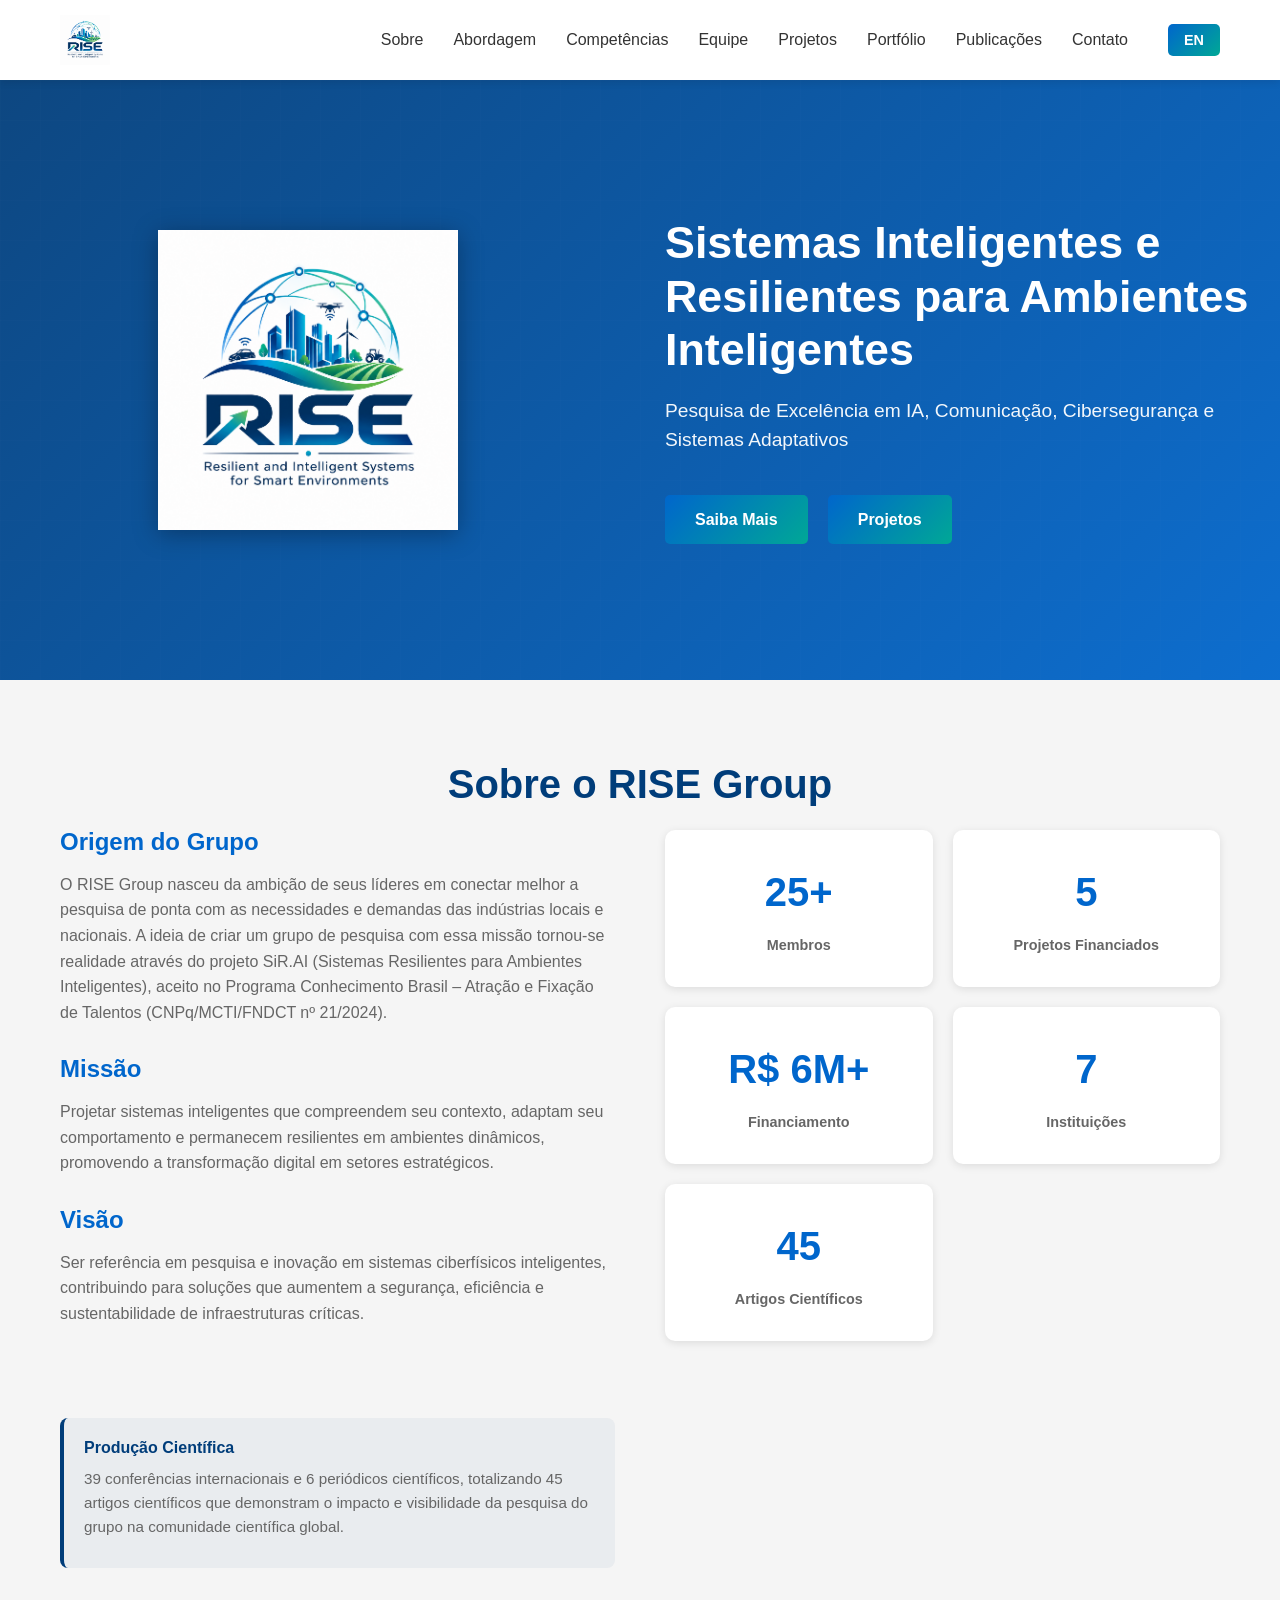
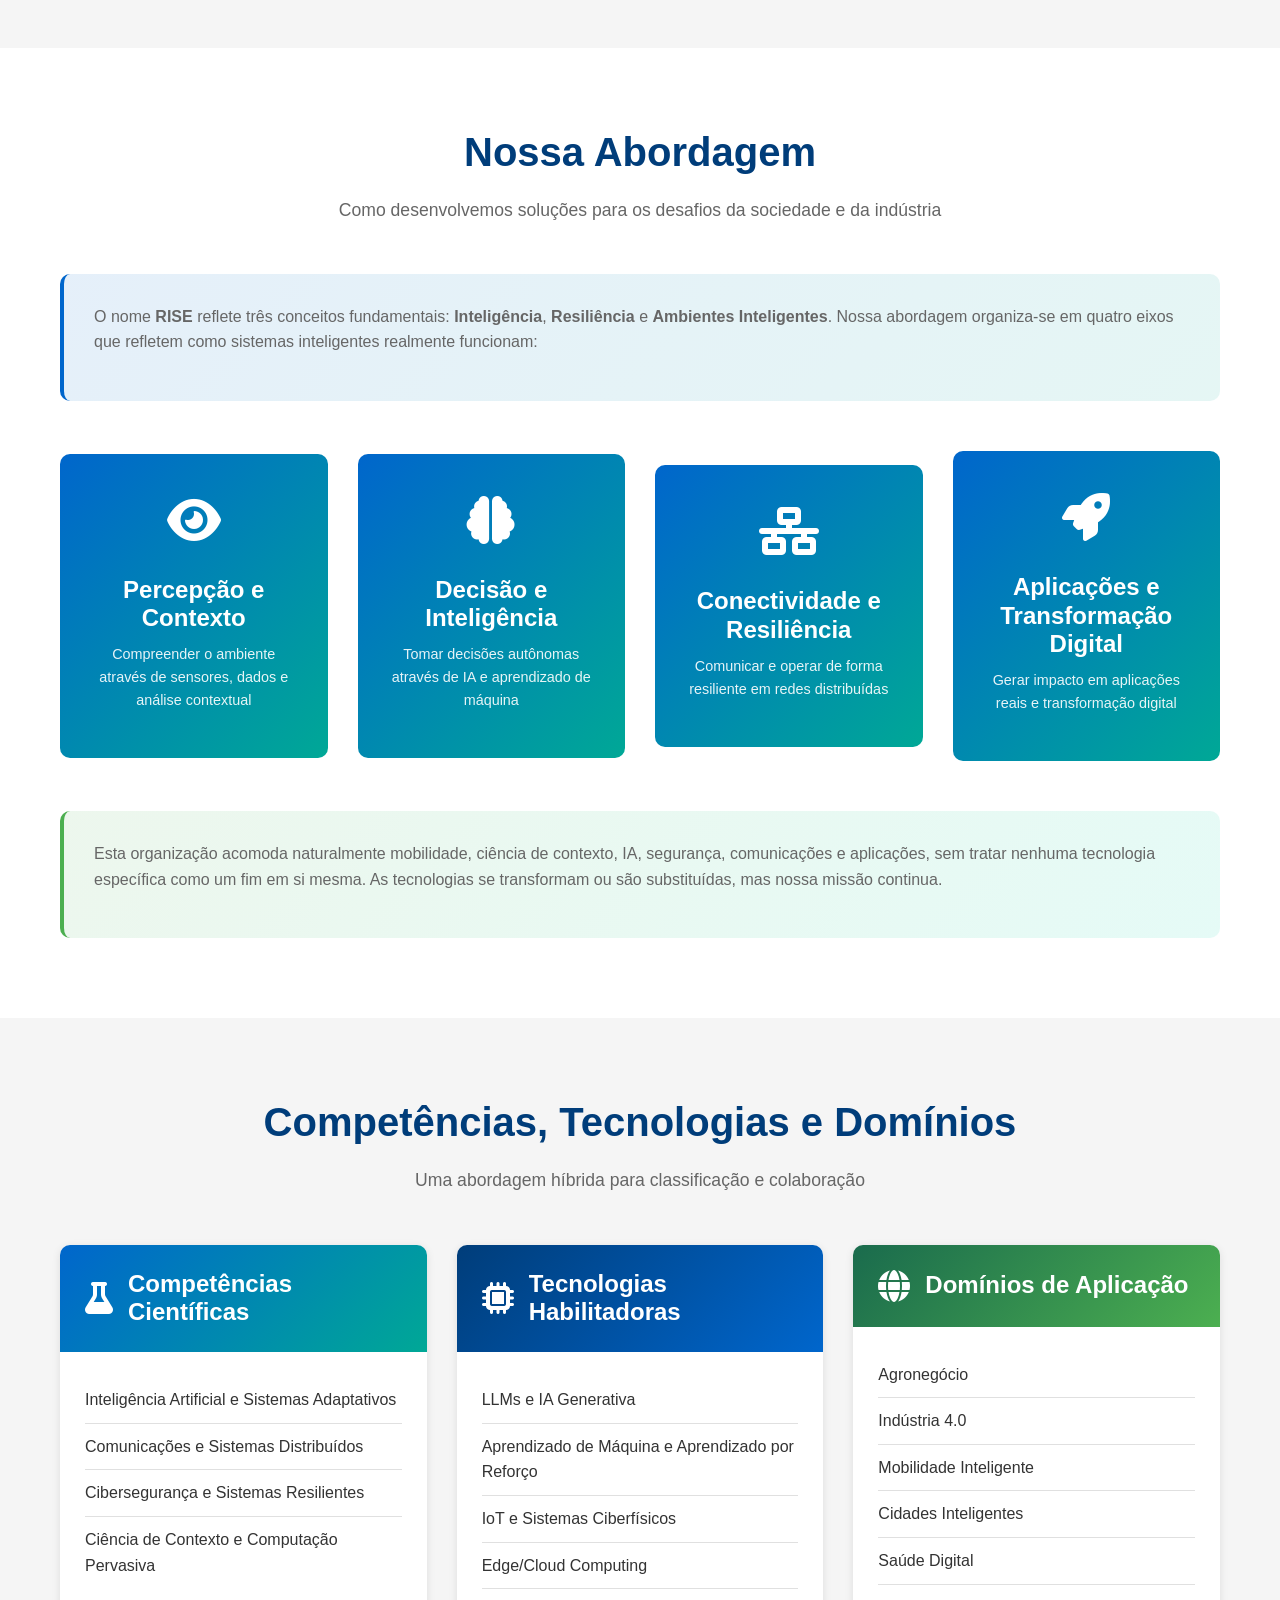
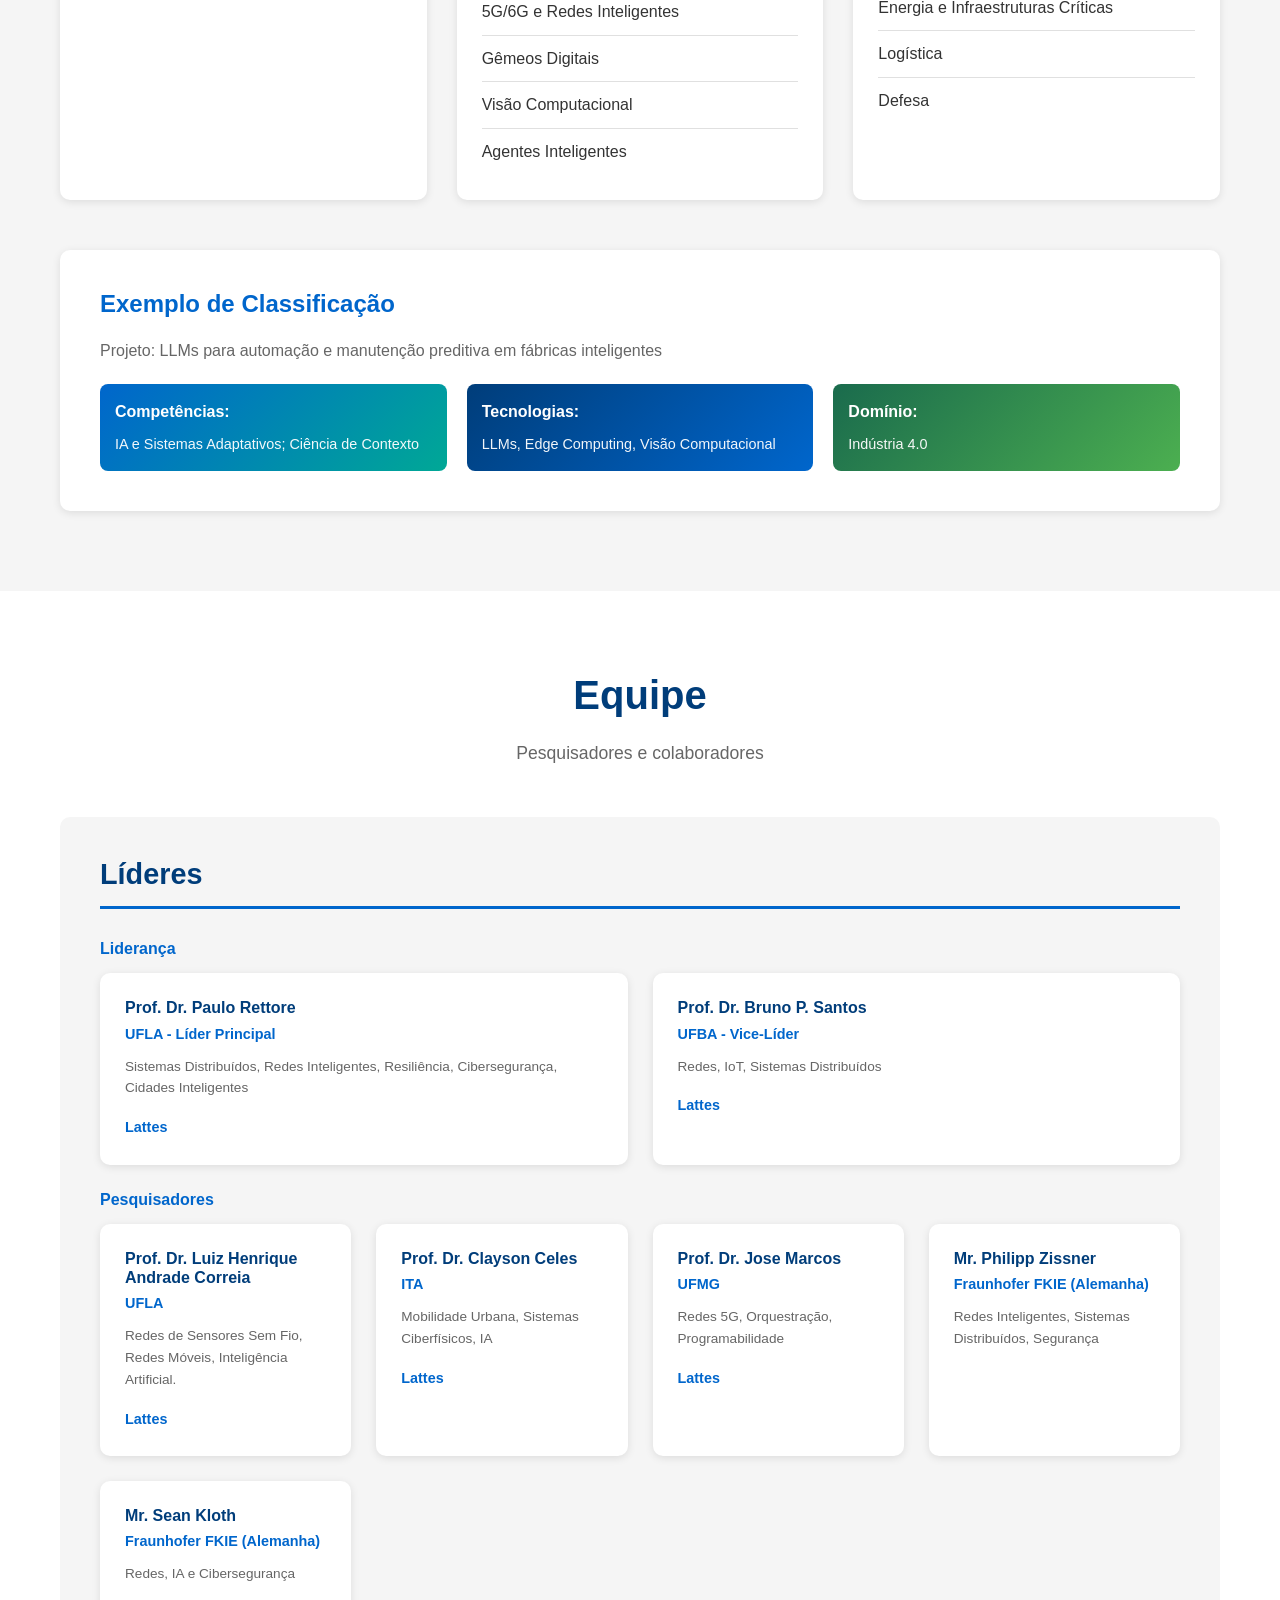
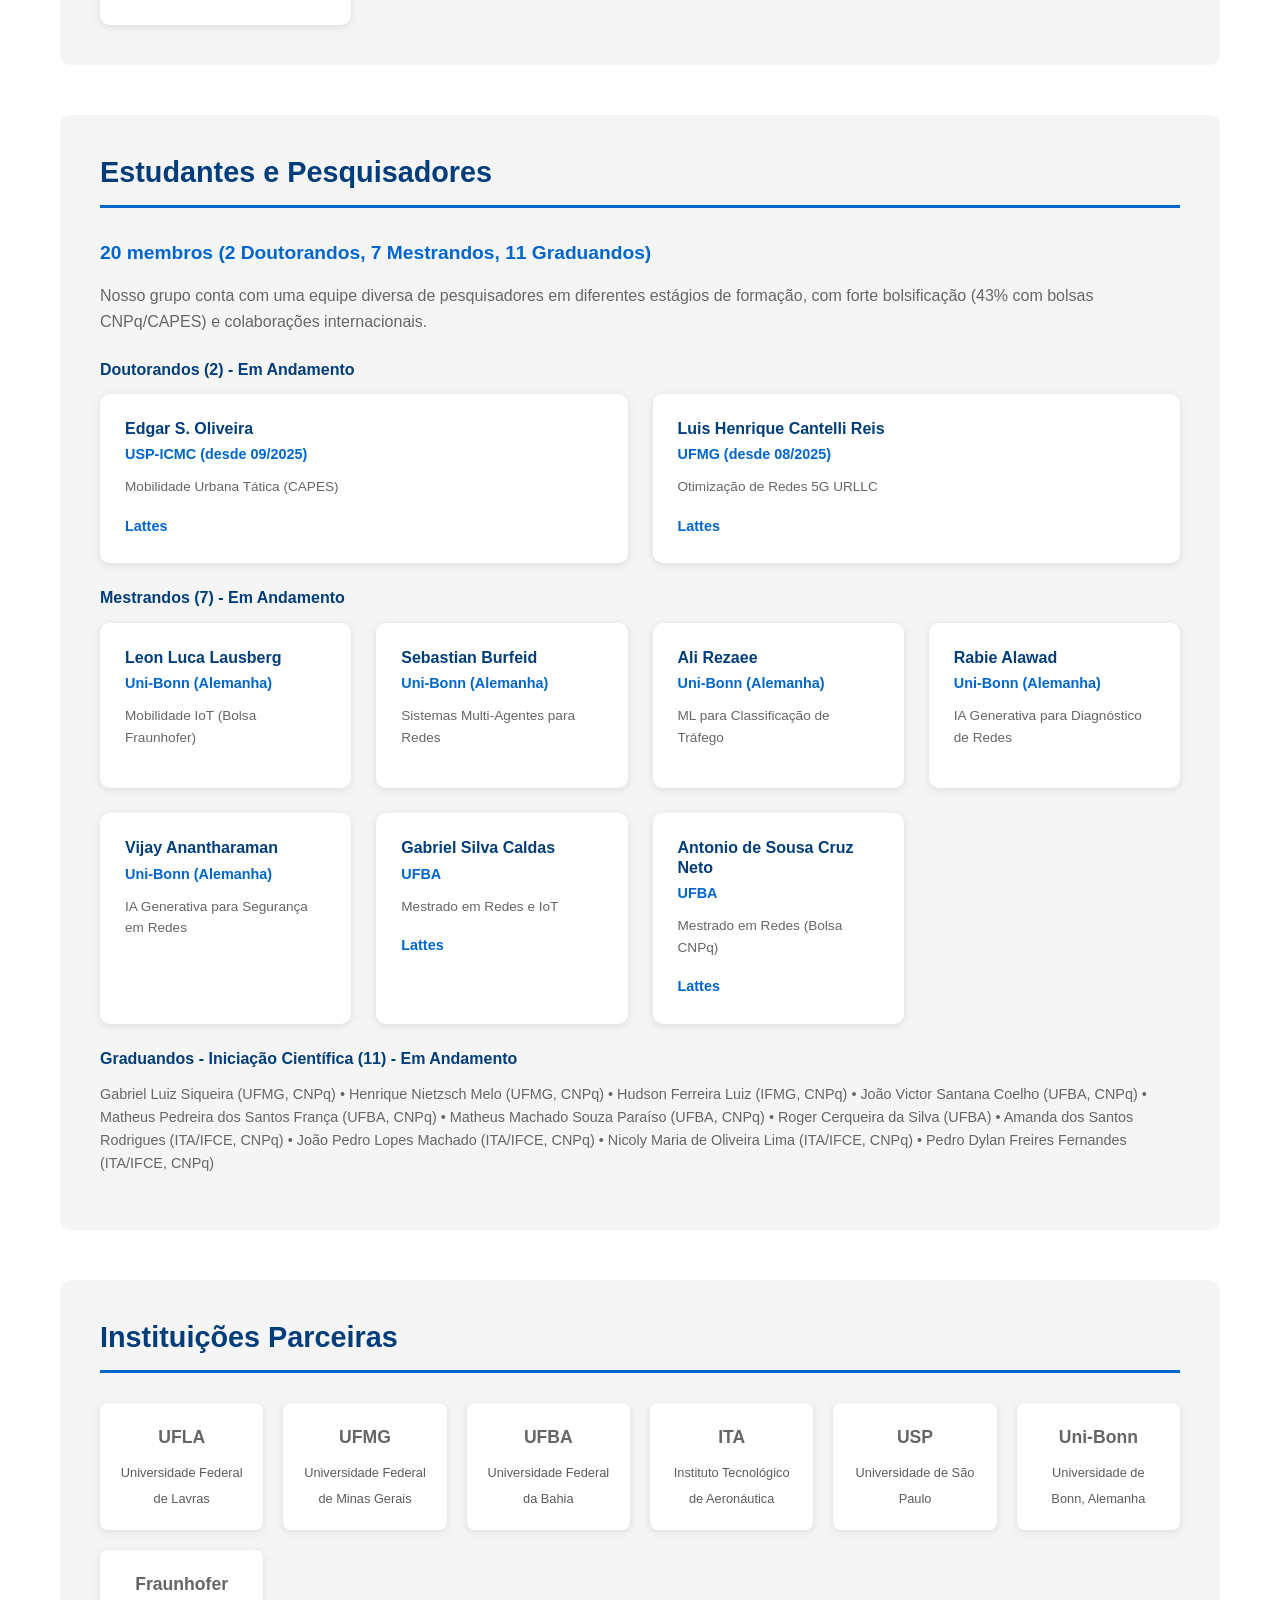
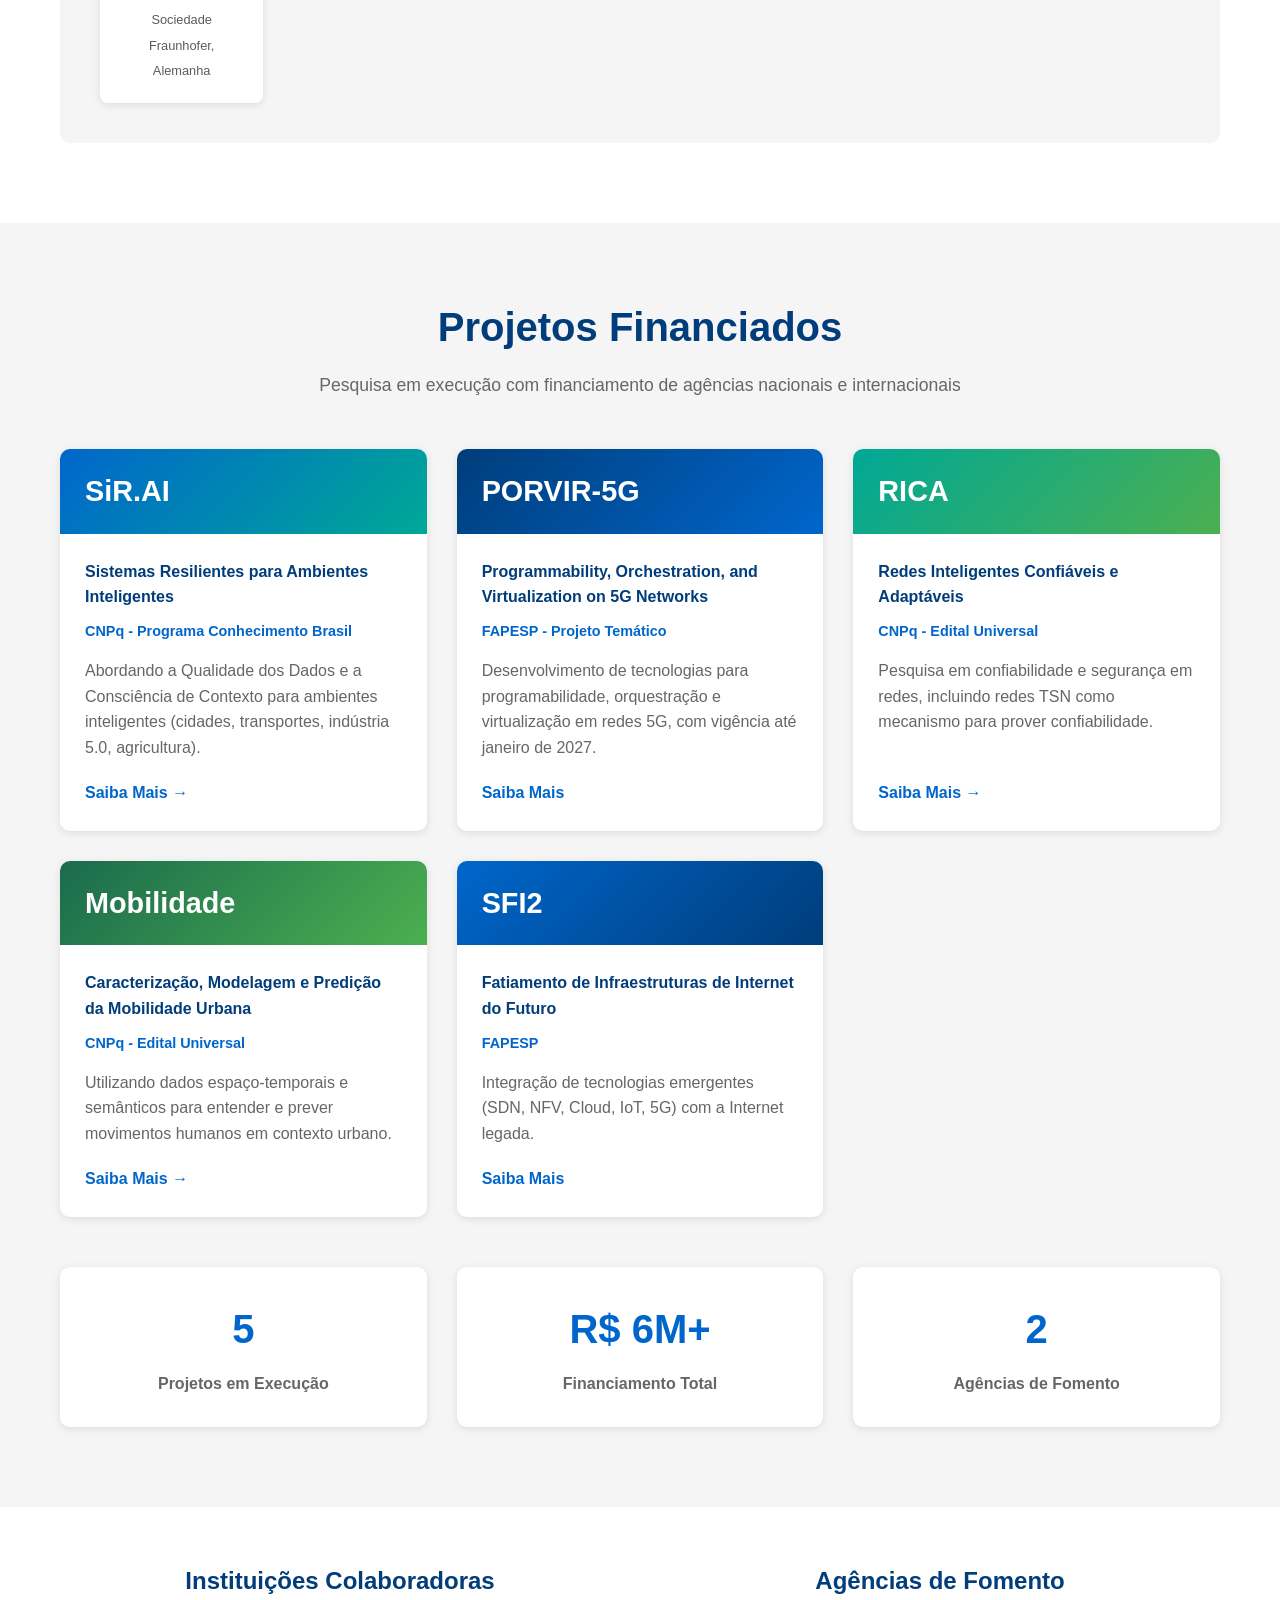
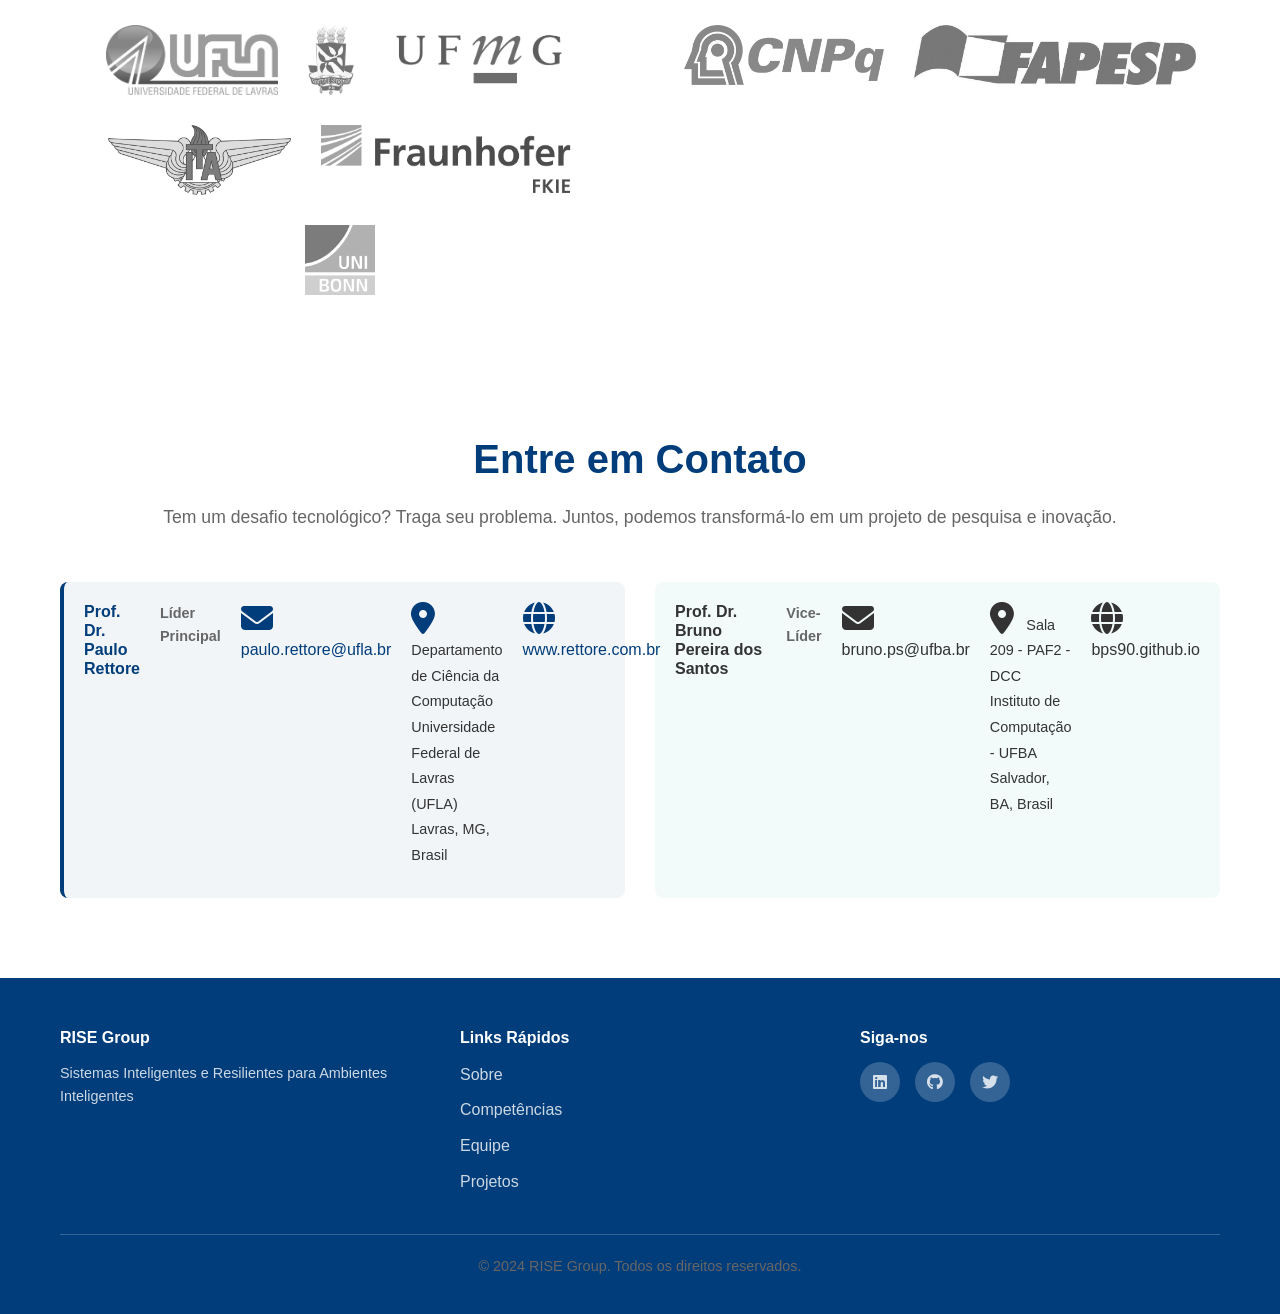
<file: index.html>
<!DOCTYPE html>
<html lang="pt-BR">
<head>
    <meta charset="UTF-8">
    <meta name="viewport" content="width=device-width, initial-scale=1.0">
    <meta name="description" content="RISE Group - Resilient and Intelligent Systems for Smart Environments">
    <meta name="keywords" content="AI, IoT, 5G, Resilience, Smart Cities, Research Group">
    <title>RISE Group - Sistemas Inteligentes e Resilientes para Ambientes Inteligentes</title>
    <link rel="stylesheet" href="assets/css/style.css">
    <link rel="stylesheet" href="https://cdnjs.cloudflare.com/ajax/libs/font-awesome/6.4.0/css/all.min.css">
</head>
<body>
    <!-- Navigation -->
    <nav class="navbar">
        <div class="nav-container">
            <div class="nav-logo">
                <img src="assets/images/logo-rise.png" alt="RISE Group Logo" class="logo-img">
                <span class="logo-text">RISE Group</span>
            </div>
            <div class="nav-toggle" id="navToggle">
                <span></span>
                <span></span>
                <span></span>
            </div>
            <ul class="nav-menu" id="navMenu">
                <li><a href="#about" class="nav-link" data-i18n="nav.about">Sobre</a></li>
                <li><a href="#approach" class="nav-link" data-i18n="nav.approach">Abordagem</a></li>
                <li><a href="#competencies" class="nav-link" data-i18n="nav.competencies">Competências</a></li>
                <li><a href="#team" class="nav-link" data-i18n="nav.team">Equipe</a></li>
                <li><a href="#projects" class="nav-link" data-i18n="nav.projects">Projetos</a></li>
                <li><a href="portfolio.html" class="nav-link" data-i18n="nav.portfolio">Portfólio</a></li>
                <li><a href="publications.html" class="nav-link" data-i18n="nav.publications">Publicações</a></li>
                <li><a href="#contact" class="nav-link" data-i18n="nav.contact">Contato</a></li>
                <li class="lang-toggle">
                    <button id="langBtn" class="btn btn-primary" style="padding: 8px 16px; font-size: 0.9rem; border: none; cursor: pointer;">EN/PT</button>
                </li>
            </ul>
        </div>
    </nav>

    <!-- Hero Section -->
    <section class="hero">
        <div class="hero-content">
            <div class="hero-logo-container">
                <img src="assets/images/logo-rise.png" alt="RISE Group" class="hero-logo">
            </div>
            <div class="hero-text-container">
                <h1 class="hero-title" data-i18n="hero.title">Sistemas Inteligentes e Resilientes para Ambientes Inteligentes</h1>
                <p class="hero-subtitle" data-i18n="hero.subtitle">Pesquisa de Excelência em IA, Comunicação, Cibersegurança e Sistemas Adaptativos</p>
                <div class="hero-buttons">
                    <a href="#about" class="btn btn-primary" data-i18n="btn.learn">Saiba Mais</a>
                    <a href="#projects" class="btn btn-primary" data-i18n="btn.projects">Projetos</a>
                </div>
            </div>
        </div>
        <div class="hero-background"></div>
    </section>

    <!-- About Section -->
    <section id="about" class="about">
        <div class="container">
            <h2 class="section-title" data-i18n="about.title">Sobre o RISE Group</h2>
            <div class="about-content">
                <div class="about-text">
                    <h3 data-i18n="about.origin">Origem do Grupo</h3>
                    <p data-i18n="about.origin_text">O RISE Group nasceu da ambição de seus líderes em conectar melhor a pesquisa de ponta com as necessidades e demandas das indústrias locais e nacionais. A ideia de criar um grupo de pesquisa com essa missão tornou-se realidade através do projeto <strong>SiR.AI</strong> (Sistemas Resilientes para Ambientes Inteligentes), aceito no <strong>Programa Conhecimento Brasil – Atração e Fixação de Talentos</strong> (CNPq/MCTI/FNDCT nº 21/2024). Este programa forneceu o suporte necessário para estruturar uma equipe multidisciplinar e interinstitucional dedicada a pesquisa de fronteira em sistemas inteligentes e resilientes.</p>
                    
                    <h3 data-i18n="about.mission">Missão</h3>
                    <p data-i18n="about.mission_text">Projetar sistemas inteligentes que compreendem seu contexto, adaptam seu comportamento e permanecem resilientes em ambientes dinâmicos, promovendo a transformação digital em setores estratégicos.</p>
                    
                    <h3 data-i18n="about.vision">Visão</h3>
                    <p data-i18n="about.vision_text">Ser referência em pesquisa e inovação em sistemas ciberfísicos inteligentes, contribuindo para soluções que aumentem a segurança, eficiência e sustentabilidade de infraestruturas críticas.</p>
                </div>
                <div class="about-stats">
                    <div class="stat-card">
                        <div class="stat-number">25+</div>
                        <div class="stat-label" data-i18n="about.members">Membros</div>
                    </div>
                    <div class="stat-card">
                        <div class="stat-number">5</div>
                        <div class="stat-label" data-i18n="about.projects">Projetos Financiados</div>
                    </div>
                    <div class="stat-card">
                        <div class="stat-number">R$ 6M+</div>
                        <div class="stat-label" data-i18n="about.funding">Financiamento</div>
                    </div>
                    <div class="stat-card">
                        <div class="stat-number">7</div>
                        <div class="stat-label" data-i18n="about.institutions">Instituições</div>
                    </div>
                    <div class="stat-card">
                        <div class="stat-number">45</div>
                        <div class="stat-label" data-i18n="about.publications">Artigos Científicos</div>
                    </div>
                </div>
                
                <div class="about-publications" style="margin-top: 25px; padding: 20px; background: rgba(0, 61, 122, 0.05); border-radius: 8px; border-left: 4px solid var(--primary-blue);">
                    <h4 style="color: var(--primary-blue); margin-bottom: 10px;" data-i18n="about.publications_title">Produção Científica</h4>
                    <p style="margin: 8px 0; font-size: 0.95rem;" data-i18n="about.publications_detail"><strong>39 conferências internacionais</strong> e <strong>6 periódicos científicos</strong>, totalizando <strong>45 artigos científicos</strong> que demonstram o impacto e visibilidade da pesquisa do grupo na comunidade científica global.</p>
                </div>
            </div>
        </div>
    </section>

    <!-- Approach Section -->
    <section id="approach" class="approach">
        <div class="container">
            <h2 class="section-title" data-i18n="approach.title">Nossa Abordagem</h2>
            <p class="section-subtitle" data-i18n="approach.subtitle">Como desenvolvemos soluções para os desafios da sociedade e da indústria</p>
            
            <div class="approach-intro">
                <p data-i18n="approach.intro">O nome <strong>RISE</strong> reflete três conceitos fundamentais: <strong>Inteligência</strong>, <strong>Resiliência</strong> e <strong>Ambientes Inteligentes</strong>. Nossa abordagem organiza-se em quatro eixos que refletem como sistemas inteligentes realmente funcionam:</p>
            </div>

            <div class="approach-flow">
                <div class="flow-item">
                    <div class="flow-icon">
                        <i class="fas fa-eye"></i>
                    </div>
                    <h3 data-i18n="approach.perception">Percepção e Contexto</h3>
                    <p data-i18n="approach.perception_desc">Compreender o ambiente através de sensores, dados e análise contextual</p>
                </div>
                <div class="flow-arrow">→</div>
                <div class="flow-item">
                    <div class="flow-icon">
                        <i class="fas fa-brain"></i>
                    </div>
                    <h3 data-i18n="approach.decision">Decisão e Inteligência</h3>
                    <p data-i18n="approach.decision_desc">Tomar decisões autônomas através de IA e aprendizado de máquina</p>
                </div>
                <div class="flow-arrow">→</div>
                <div class="flow-item">
                    <div class="flow-icon">
                        <i class="fas fa-network-wired"></i>
                    </div>
                    <h3 data-i18n="approach.connectivity">Conectividade e Resiliência</h3>
                    <p data-i18n="approach.connectivity_desc">Comunicar e operar de forma resiliente em redes distribuídas</p>
                </div>
                <div class="flow-arrow">→</div>
                <div class="flow-item">
                    <div class="flow-icon">
                        <i class="fas fa-rocket"></i>
                    </div>
                    <h3 data-i18n="approach.applications">Aplicações e Transformação Digital</h3>
                    <p data-i18n="approach.applications_desc">Gerar impacto em aplicações reais e transformação digital</p>
                </div>
            </div>

            <div class="approach-note">
                <p data-i18n="approach.note">Esta organização acomoda naturalmente mobilidade, ciência de contexto, IA, segurança, comunicações e aplicações, sem tratar nenhuma tecnologia específica como um fim em si mesma. As tecnologias se transformam ou são substituídas, mas nossa missão continua.</p>
            </div>
        </div>
    </section>

    <!-- Competencies Section -->
    <section id="competencies" class="competencies">
        <div class="container">
            <h2 class="section-title" data-i18n="competencies.title">Competências, Tecnologias e Domínios</h2>
            <p class="section-subtitle" data-i18n="competencies.subtitle">Uma abordagem híbrida para classificação e colaboração</p>

            <div class="competencies-grid">
                <!-- Scientific Competencies -->
                <div class="competency-card">
                    <div class="card-header competencies-header">
                        <i class="fas fa-flask"></i>
                        <h3 data-i18n="competencies.scientific">Competências Científicas</h3>
                    </div>
                    <ul class="competency-list">
                        <li data-i18n="competencies.ai">Inteligência Artificial e Sistemas Adaptativos</li>
                        <li data-i18n="competencies.communications">Comunicações e Sistemas Distribuídos</li>
                        <li data-i18n="competencies.cybersecurity">Cibersegurança e Sistemas Resilientes</li>
                        <li data-i18n="competencies.context">Ciência de Contexto e Computação Pervasiva</li>
                    </ul>
                </div>

                <!-- Enabling Technologies -->
                <div class="competency-card">
                    <div class="card-header technologies-header">
                        <i class="fas fa-microchip"></i>
                        <h3 data-i18n="competencies.technologies">Tecnologias Habilitadoras</h3>
                    </div>
                    <ul class="competency-list">
                        <li data-i18n="competencies.llm">LLMs e IA Generativa</li>
                        <li data-i18n="competencies.ml">Aprendizado de Máquina e Aprendizado por Reforço</li>
                        <li data-i18n="competencies.iot">IoT e Sistemas Ciberfísicos</li>
                        <li data-i18n="competencies.edge">Edge/Cloud Computing</li>
                        <li data-i18n="competencies.5g">5G/6G e Redes Inteligentes</li>
                        <li data-i18n="competencies.digital_twins">Gêmeos Digitais</li>
                        <li data-i18n="competencies.vision">Visão Computacional</li>
                        <li data-i18n="competencies.agents">Agentes Inteligentes</li>
                    </ul>
                </div>

                <!-- Application Domains -->
                <div class="competency-card">
                    <div class="card-header domains-header">
                        <i class="fas fa-globe"></i>
                        <h3 data-i18n="competencies.domains">Domínios de Aplicação</h3>
                    </div>
                    <ul class="competency-list">
                        <li data-i18n="competencies.agriculture">Agronegócio</li>
                        <li data-i18n="competencies.industry">Indústria 4.0</li>
                        <li data-i18n="competencies.mobility">Mobilidade Inteligente</li>
                        <li data-i18n="competencies.smart_cities">Cidades Inteligentes</li>
                        <li data-i18n="competencies.health">Saúde Digital</li>
                        <li data-i18n="competencies.energy">Energia e Infraestruturas Críticas</li>
                        <li data-i18n="competencies.logistics">Logística</li>
                        <li data-i18n="competencies.defense">Defesa</li>
                    </ul>
                </div>
            </div>

            <div class="competencies-example">
                <h3 data-i18n="competencies.example_title">Exemplo de Classificação</h3>
                <p data-i18n="competencies.example_project">Projeto: LLMs para automação e manutenção preditiva em fábricas inteligentes</p>
                <div class="example-tags">
                    <div class="tag competencies-tag">
                        <strong data-i18n="competencies.competencies_label">Competências:</strong>
                        <span data-i18n="competencies.example_comp">IA e Sistemas Adaptativos; Ciência de Contexto</span>
                    </div>
                    <div class="tag technologies-tag">
                        <strong data-i18n="competencies.technologies_label">Tecnologias:</strong>
                        <span data-i18n="competencies.example_tech">LLMs, Edge Computing, Visão Computacional</span>
                    </div>
                    <div class="tag domains-tag">
                        <strong data-i18n="competencies.domains_label">Domínio:</strong>
                        <span data-i18n="competencies.example_domain">Indústria 4.0</span>
                    </div>
                </div>
            </div>
        </div>
    </section>

    <!-- Team Section -->
    <section id="team" class="team">
        <div class="container">
            <h2 class="section-title" data-i18n="team.title">Equipe</h2>
            <p class="section-subtitle" data-i18n="team.subtitle">Pesquisadores e colaboradores</p>

            <div class="team-grid">
                <!-- Leaders and Researchers -->
                <div class="team-category">
                    <h3 class="team-category-title" data-i18n="team.leaders">Liderança e Pesquisadores</h3>
                    
                    <h4 style="margin-top: 0; margin-bottom: 15px; color: var(--secondary-blue);">Liderança</h4>
                    <div class="team-members">
                        <div class="team-member">
                            <div class="member-info">
                                <h4>Prof. Dr. Paulo Rettore</h4>
                                <p class="member-institution">UFLA - Líder Principal</p>
                                <p class="member-expertise">Sistemas Distribuídos, Redes Inteligentes, Resiliência, Cibersegurança, Cidades Inteligentes</p>
                                <a href="http://lattes.cnpq.br/9765485978306232" target="_blank" class="member-link">Lattes</a>
                            </div>
                        </div>
                        <div class="team-member">
                            <div class="member-info">
                                <h4>Prof. Dr. Bruno P. Santos</h4>
                                <p class="member-institution">UFBA - Vice-Líder</p>
                                <p class="member-expertise">Redes, IoT, Sistemas Distribuídos</p>
                                <a href="http://lattes.cnpq.br/0092226104911153" target="_blank" class="member-link">Lattes</a>
                            </div>
                        </div>
                    </div>
                    
                    <h4 style="margin-top: 25px; margin-bottom: 15px; color: var(--secondary-blue);">Pesquisadores</h4>
                    <div class="team-members">
                        <div class="team-member">
                            <div class="member-info">
                                <h4>Prof. Dr. Luiz Henrique Andrade Correia</h4>
                                <p class="member-institution">UFLA</p>
                                <p class="member-expertise">Redes de Sensores Sem Fio, Redes Móveis, Inteligência Artificial.</p>
                                <a href="http://lattes.cnpq.br/0453754730316303" target="_blank" class="member-link">Lattes</a>
                            </div>
                        </div>
                        <div class="team-member">
                            <div class="member-info">
                                <h4>Prof. Dr. Clayson Celes</h4>
                                <p class="member-institution">ITA</p>
                                <p class="member-expertise">Mobilidade Urbana, Sistemas Ciberfísicos, IA</p>
                                <a href="http://lattes.cnpq.br/7264126014293049" target="_blank" class="member-link">Lattes</a>
                            </div>
                        </div>
                        <div class="team-member">
                            <div class="member-info">
                                <h4>Prof. Dr. Jose Marcos</h4>
                                <p class="member-institution">UFMG</p>
                                <p class="member-expertise">Redes 5G, Orquestração, Programabilidade</p>
                                <a href="http://lattes.cnpq.br/7955837132687218" target="_blank" class="member-link">Lattes</a>
                            </div>
                        </div>
                        <div class="team-member">
                            <div class="member-info">
                                <h4>Mr. Philipp Zissner</h4>
                                <p class="member-institution">Fraunhofer FKIE (Alemanha)</p>
                                <p class="member-expertise">Redes Inteligentes, Sistemas Distribuídos, Segurança</p>
                            </div>
                        </div>
                        <div class="team-member">
                            <div class="member-info">
                                <h4>Mr. Sean Kloth</h4>
                                <p class="member-institution">Fraunhofer FKIE (Alemanha)</p>
                                <p class="member-expertise">Redes, IA e Cibersegurança</p>
                            </div>
                        </div>
                    </div>
                </div>

                <!-- Students -->
                <div class="team-category">
                    <h3 class="team-category-title" data-i18n="team.students">Estudantes</h3>
                    <p class="team-students-count">20 membros (2 Doutorandos, 7 Mestrandos, 11 Graduandos)</p>
                    <p class="team-students-desc" data-i18n="team.students_desc">Nosso grupo conta com uma equipe diversa de pesquisadores em diferentes estágios de formação, com forte bolsificação (43% com bolsas CNPq/CAPES/Fraunhofer) e colaborações internacionais.</p>
                    
                    <h4 style="margin-top: 25px; margin-bottom: 15px; color: var(--primary-blue);">Doutorandos (2) - Em Andamento</h4>
                    <div class="team-members">
                        <div class="team-member">
                            <div class="member-info">
                                <h4>Edgar S. Oliveira</h4>
                                <p class="member-institution">USP-ICMC (desde 09/2025)</p>
                                <p class="member-expertise" style="font-size: 0.85rem;">Mobilidade Urbana Tática (CAPES)</p>
                                <a href="https://lattes.cnpq.br/5297519277075226" target="_blank" class="member-link">Lattes</a>
                            </div>
                        </div>
                        <div class="team-member">
                            <div class="member-info">
                                <h4>Luis Henrique Cantelli Reis</h4>
                                <p class="member-institution">UFMG (desde 08/2025)</p>
                                <p class="member-expertise" style="font-size: 0.85rem;">Otimização de Redes 5G URLLC</p>
                                <a href="http://lattes.cnpq.br/8346475629006446" target="_blank" class="member-link">Lattes</a>
                            </div>
                        </div>
                    </div>
                    
                    <h4 style="margin-top: 25px; margin-bottom: 15px; color: var(--primary-blue);">Mestrandos (7) - Em Andamento</h4>
                    <div class="team-members">
                        <div class="team-member">
                            <div class="member-info">
                                <h4>Leon Luca Lausberg</h4>
                                <p class="member-institution">Uni-Bonn (Alemanha)</p>
                                <p class="member-expertise" style="font-size: 0.85rem;">Mobilidade IoT (Bolsa Fraunhofer)</p>
                            </div>
                        </div>
                        <div class="team-member">
                            <div class="member-info">
                                <h4>Sebastian Burfeid</h4>
                                <p class="member-institution">Uni-Bonn (Alemanha)</p>
                                <p class="member-expertise" style="font-size: 0.85rem;">Sistemas Multi-Agentes para Redes</p>
                            </div>
                        </div>
                        <div class="team-member">
                            <div class="member-info">
                                <h4>Ali Rezaee</h4>
                                <p class="member-institution">Uni-Bonn (Alemanha)</p>
                                <p class="member-expertise" style="font-size: 0.85rem;">ML para Classificação de Tráfego</p>
                            </div>
                        </div>
                        <div class="team-member">
                            <div class="member-info">
                                <h4>Rabie Alawad</h4>
                                <p class="member-institution">Uni-Bonn (Alemanha)</p>
                                <p class="member-expertise" style="font-size: 0.85rem;">IA Generativa para Diagnóstico de Redes</p>
                            </div>
                        </div>
                        <div class="team-member">
                            <div class="member-info">
                                <h4>Vijay Anantharaman</h4>
                                <p class="member-institution">Uni-Bonn (Alemanha)</p>
                                <p class="member-expertise" style="font-size: 0.85rem;">IA Generativa para Segurança em Redes</p>
                            </div>
                        </div>
                        <div class="team-member">
                            <div class="member-info">
                                <h4>Gabriel Silva Caldas</h4>
                                <p class="member-institution">UFBA</p>
                                <p class="member-expertise" style="font-size: 0.85rem;">Mestrado em Redes e IoT</p>
                                <a href="https://lattes.cnpq.br/3959252016634481" target="_blank" class="member-link">Lattes</a>
                            </div>
                        </div>
                        <div class="team-member">
                            <div class="member-info">
                                <h4>Antonio de Sousa Cruz Neto</h4>
                                <p class="member-institution">UFBA</p>
                                <p class="member-expertise" style="font-size: 0.85rem;">Mestrado em Redes (Bolsa CNPq)</p>
                                <a href="https://lattes.cnpq.br/2647398717925068" target="_blank" class="member-link">Lattes</a>
                            </div>
                        </div>
                    </div>
                    
                    <h4 style="margin-top: 25px; margin-bottom: 15px; color: var(--primary-blue);">Graduandos - Iniciação Científica (11) - Em Andamento</h4>
                    <p style="font-size: 0.9rem; margin-bottom: 15px; color: var(--text-light);">Gabriel Luiz Siqueira (UFMG, CNPq) • Henrique Nietzsch Melo (UFMG, CNPq) • Hudson Ferreira Luiz (IFMG, CNPq) • João Victor Santana Coelho (UFBA, CNPq) • Matheus Pedreira dos Santos França (UFBA, CNPq) • Matheus Machado Souza Paraíso (UFBA, CNPq) • Roger Cerqueira da Silva (UFBA) • Amanda dos Santos Rodrigues (ITA/IFCE, CNPq) • João Pedro Lopes Machado (ITA/IFCE, CNPq) • Nicoly Maria de Oliveira Lima (ITA/IFCE, CNPq) • Pedro Dylan Freires Fernandes (ITA/IFCE, CNPq)</p>
                </div>

                <!-- Institutions -->
                <div class="team-category">
                    <h3 class="team-category-title" data-i18n="team.institutions">Instituições Parceiras</h3>
                    <div class="institutions-grid">
                        <div class="institution">
                            <p>UFLA</p>
                            <small data-i18n="team.ufla">Universidade Federal de Lavras</small>
                        </div>
                        <div class="institution">
                            <p>UFMG</p>
                            <small data-i18n="team.ufmg">Universidade Federal de Minas Gerais</small>
                        </div>
                        <div class="institution">
                            <p>UFBA</p>
                            <small data-i18n="team.ufba">Universidade Federal da Bahia</small>
                        </div>
                        <div class="institution">
                            <p>ITA</p>
                            <small data-i18n="team.ita">Instituto Tecnológico de Aeronáutica</small>
                        </div>
                        <div class="institution">
                            <p>USP</p>
                            <small data-i18n="team.usp">Universidade de São Paulo</small>
                        </div>
                        <div class="institution">
                            <p>Uni-Bonn</p>
                            <small data-i18n="team.unibonn">Universidade de Bonn, Alemanha</small>
                        </div>
                        <div class="institution">
                            <p>Fraunhofer</p>
                            <small data-i18n="team.fraunhofer">Sociedade Fraunhofer, Alemanha</small>
                        </div>
                    </div>
                </div>
            </div>
        </div>
    </section>

    <!-- Projects Section -->
    <section id="projects" class="projects">
        <div class="container">
            <h2 class="section-title" data-i18n="projects.title">Projetos Financiados</h2>
            <p class="section-subtitle" data-i18n="projects.subtitle">Pesquisa em execução com financiamento de agências nacionais e internacionais</p>

            <div class="projects-grid">
                <!-- SiR.AI -->
                <div class="project-card">
                    <div class="project-header sirai">
                        <h3>SiR.AI</h3>
                    </div>
                    <div class="project-body">
                        <p class="project-title" data-i18n="projects.sirai_title">Sistemas Resilientes para Ambientes Inteligentes</p>
                        <p class="project-agency">CNPq - Programa Conhecimento Brasil</p>
                        <p class="project-desc" data-i18n="projects.sirai_desc">Abordando a Qualidade dos Dados e a Consciência de Contexto para ambientes inteligentes (cidades, transportes, indústria 5.0, agricultura).</p>
                        <a href="https://www.rettore.com.br/sirai-project/" target="_blank" class="project-link" data-i18n="projects.learn_more">Saiba Mais →</a>
                    </div>
                </div>

                <!-- PORVIR-5G -->
                <div class="project-card">
                    <div class="project-header porvir">
                        <h3>PORVIR-5G</h3>
                    </div>
                    <div class="project-body">
                        <p class="project-title" data-i18n="projects.porvir_title">Programmability, Orchestration, and Virtualization on 5G Networks</p>
                        <p class="project-agency">FAPESP - Projeto Temático</p>
                        <p class="project-desc" data-i18n="projects.porvir_desc">Desenvolvimento de tecnologias para programabilidade, orquestração e virtualização em redes 5G, com vigência até janeiro de 2027.</p>
                        <a href="https://porvir-5g-project.github.io/" target="_blank" class="project-link" data-i18n="btn.learn">Saiba Mais</a>
                    </div>
                </div>

                <!-- RICA -->
                <div class="project-card">
                    <div class="project-header rica">
                        <h3>RICA</h3>
                    </div>
                    <div class="project-body">
                        <p class="project-title" data-i18n="projects.rica_title">Redes Inteligentes Confiáveis e Adaptáveis</p>
                        <p class="project-agency">CNPq - Edital Universal</p>
                        <p class="project-desc" data-i18n="projects.rica_desc">Pesquisa em confiabilidade e segurança em redes, incluindo redes TSN como mecanismo para prover confiabilidade.</p>
                        <a href="https://www.rettore.com.br/rica-project/" target="_blank" class="project-link" data-i18n="projects.learn_more">Saiba Mais →</a>
                    </div>
                </div>

                <!-- Mobilidade Urbana -->
                <div class="project-card">
                    <div class="project-header mobility">
                        <h3 data-i18n="projects.mobility_short">Mobilidade</h3>
                    </div>
                    <div class="project-body">
                        <p class="project-title" data-i18n="projects.mobility_title">Caracterização, Modelagem e Predição da Mobilidade Urbana</p>
                        <p class="project-agency">CNPq - Edital Universal</p>
                        <p class="project-desc" data-i18n="projects.mobility_desc">Utilizando dados espaço-temporais e semânticos para entender e prever movimentos humanos em contexto urbano.</p>
                        <a href="#" target="_blank" class="project-link" data-i18n="projects.learn_more">Saiba Mais →</a>
                    </div>
                </div>

                <!-- SFI2 -->
                <div class="project-card">
                    <div class="project-header sfi2">
                        <h3>SFI2</h3>
                    </div>
                    <div class="project-body">
                        <p class="project-title" data-i18n="projects.sfi2_title">Fatiamento de Infraestruturas de Internet do Futuro</p>
                        <p class="project-agency">FAPESP</p>
                        <p class="project-desc" data-i18n="projects.sfi2_desc">Integração de tecnologias emergentes (SDN, NFV, Cloud, IoT, 5G) com a Internet legada.</p>
                        <a href="https://sites.google.com/view/sfi2/home" target="_blank" class="project-link" data-i18n="btn.learn">Saiba Mais</a>
                    </div>
                </div>
            </div>

            <div class="projects-stats">
                <div class="stat">
                    <div class="stat-value">5</div>
                    <div class="stat-name" data-i18n="projects.total_projects">Projetos em Execução</div>
                </div>
                <div class="stat">
                    <div class="stat-value">R$ 6M+</div>
                    <div class="stat-name" data-i18n="projects.total_funding">Financiamento Total</div>
                </div>
                <div class="stat">
                    <div class="stat-value">2</div>
                    <div class="stat-name" data-i18n="projects.funding_agencies">Agências de Fomento</div>
                </div>
            </div>
        </div>
    </section>


    <!-- Partners and Sponsors Section -->
    <section id="partners" class="partners" style="padding: 60px 0; background-color: white;">
        <div class="container">
            <div style="display: grid; grid-template-columns: repeat(auto-fit, minmax(300px, 1fr)); gap: 40px;">
                
                <!-- Collaborating Institutions -->
                <div class="institutions">
                    <h3 style="text-align: center; color: var(--primary-blue); margin-bottom: 30px; font-size: 1.5rem;" data-i18n="partners.institutions">Instituições Colaboradoras</h3>
                    <div style="display: flex; flex-wrap: wrap; justify-content: center; gap: 30px; align-items: center;">
                        <img src="assets/images/ufla-logo.png" alt="UFLA" style="height: 70px; object-fit: contain; filter: grayscale(100%) opacity(70%); transition: all 0.3s ease;" onmouseover="this.style.filter='none'" onmouseout="this.style.filter='grayscale(100%) opacity(70%)'">
                        <img src="assets/images/ufba-logo.png" alt="UFBA" style="height: 70px; object-fit: contain; filter: grayscale(100%) opacity(70%); transition: all 0.3s ease;" onmouseover="this.style.filter='none'" onmouseout="this.style.filter='grayscale(100%) opacity(70%)'">
                        <img src="assets/images/ufmg-logo.png" alt="UFMG" style="height: 70px; object-fit: contain; filter: grayscale(100%) opacity(70%); transition: all 0.3s ease;" onmouseover="this.style.filter='none'" onmouseout="this.style.filter='grayscale(100%) opacity(70%)'">
                        <img src="assets/images/ita-logo.png" alt="ITA" style="height: 70px; object-fit: contain; filter: grayscale(100%) opacity(70%); transition: all 0.3s ease;" onmouseover="this.style.filter='none'" onmouseout="this.style.filter='grayscale(100%) opacity(70%)'">
                        <img src="assets/images/fraunhoferfkie-logo.png" alt="Fraunhofer FKIE" style="height: 70px; object-fit: contain; filter: grayscale(100%) opacity(70%); transition: all 0.3s ease;" onmouseover="this.style.filter='none'" onmouseout="this.style.filter='grayscale(100%) opacity(70%)'">
                        <img src="assets/images/unibonn-logo.png" alt="Uni-Bonn" style="height: 70px; object-fit: contain; filter: grayscale(100%) opacity(70%); transition: all 0.3s ease;" onmouseover="this.style.filter='none'" onmouseout="this.style.filter='grayscale(100%) opacity(70%)'">
                    </div>
                </div>

                <!-- Funding Agencies -->
                <div class="sponsors">
                    <h3 style="text-align: center; color: var(--primary-blue); margin-bottom: 30px; font-size: 1.5rem;" data-i18n="partners.sponsors">Agências de Fomento</h3>
                    <div style="display: flex; flex-wrap: wrap; justify-content: center; gap: 30px; align-items: center;">
                        <img src="assets/images/cnpq-logo.png" alt="CNPq" style="height: 60px; object-fit: contain; filter: grayscale(100%) opacity(70%); transition: all 0.3s ease;" onmouseover="this.style.filter='none'" onmouseout="this.style.filter='grayscale(100%) opacity(70%)'">
                        <img src="assets/images/fapesp-logo.png" alt="FAPESP" style="height: 60px; object-fit: contain; filter: grayscale(100%) opacity(70%); transition: all 0.3s ease;" onmouseover="this.style.filter='none'" onmouseout="this.style.filter='grayscale(100%) opacity(70%)'">
                    </div>
                </div>
                
            </div>
        </div>
    </section>

    <!-- Contact Section -->
    <section id="contact" class="contact">
        <div class="container">
            <h2 class="section-title" data-i18n="contact.title">Entre em Contato</h2>
            <p class="section-subtitle" data-i18n="contact.subtitle">Tem um desafio tecnológico? Traga seu problema. Juntos, podemos transformá-lo em um projeto de pesquisa e inovação.</p>

            <div class="contact-content">
                <div class="contact-info" style="grid-column: 1 / -1; display: grid; grid-template-columns: repeat(auto-fit, minmax(280px, 1fr)); gap: 30px;">
                    <!-- Líder Principal -->
                    <div class="contact-item" style="background: rgba(0, 61, 122, 0.05); padding: 20px; border-radius: 8px; border-left: 4px solid var(--primary-blue);">
                        <h4 style="color: var(--primary-blue); margin-bottom: 15px;">Prof. Dr. Paulo Rettore</h4>
                        <p style="font-size: 0.9rem; margin-bottom: 10px; color: var(--text-light);"><strong>Líder Principal</strong></p>
                        <div style="margin-bottom: 10px;">
                            <i class="fas fa-envelope" style="color: var(--primary-blue); margin-right: 8px;"></i>
                            <a href="mailto:paulo.rettore@ufla.br" style="color: var(--primary-blue); text-decoration: none;">paulo.rettore@ufla.br</a>
                        </div>
                        <div style="margin-bottom: 10px;">
                            <i class="fas fa-map-marker-alt" style="color: var(--primary-blue); margin-right: 8px;"></i>
                            <span style="font-size: 0.9rem;">Departamento de Ciência da Computação<br>Universidade Federal de Lavras (UFLA)<br>Lavras, MG, Brasil</span>
                        </div>
                        <div>
                            <i class="fas fa-globe" style="color: var(--primary-blue); margin-right: 8px;"></i>
                            <a href="https://www.rettore.com.br" target="_blank" style="color: var(--primary-blue); text-decoration: none;">www.rettore.com.br</a>
                        </div>
                    </div>
                    
                    <!-- Vice-Líder -->
                    <div class="contact-item" style="background: rgba(0, 168, 150, 0.05); padding: 20px; border-radius: 8px; border-left: 4px solid var(--secondary-teal);">
                        <h4 style="color: var(--secondary-teal); margin-bottom: 15px;">Prof. Dr. Bruno Pereira dos Santos</h4>
                        <p style="font-size: 0.9rem; margin-bottom: 10px; color: var(--text-light);"><strong>Vice-Líder</strong></p>
                        <div style="margin-bottom: 10px;">
                            <i class="fas fa-envelope" style="color: var(--secondary-teal); margin-right: 8px;"></i>
                            <a href="mailto:bruno.ps@ufba.br" style="color: var(--secondary-teal); text-decoration: none;">bruno.ps@ufba.br</a>
                        </div>
                        <div style="margin-bottom: 10px;">
                            <i class="fas fa-map-marker-alt" style="color: var(--secondary-teal); margin-right: 8px;"></i>
                            <span style="font-size: 0.9rem;">Sala 209 - PAF2 - DCC<br>Instituto de Computação - UFBA<br>Salvador, BA, Brasil</span>
                        </div>
                        <div>
                            <i class="fas fa-globe" style="color: var(--secondary-teal); margin-right: 8px;"></i>
                            <a href="https://bps90.github.io" target="_blank" style="color: var(--secondary-teal); text-decoration: none;">bps90.github.io</a>
                        </div>
                    </div>
                </div>
            </div>

        </div>
    </section>

    <!-- Footer -->
    <footer class="footer">
        <div class="container">
            <div class="footer-content">
                <div class="footer-section">
                    <h4>RISE Group</h4>
                    <p data-i18n="footer.desc">Sistemas Inteligentes e Resilientes para Ambientes Inteligentes</p>
                </div>
                <div class="footer-section">
                    <h4 data-i18n="footer.quick_links">Links Rápidos</h4>
                    <ul>
                        <li><a href="#about" data-i18n="footer.about">Sobre</a></li>
                        <li><a href="#competencies" data-i18n="footer.competencies">Competências</a></li>
                        <li><a href="#team" data-i18n="footer.team">Equipe</a></li>
                        <li><a href="#projects" data-i18n="footer.projects">Projetos</a></li>
                    </ul>
                </div>
                <div class="footer-section">
                    <h4 data-i18n="footer.follow">Siga-nos</h4>
                    <div class="social-links">
                        <a href="#" class="social-link"><i class="fab fa-linkedin"></i></a>
                        <a href="#" class="social-link"><i class="fab fa-github"></i></a>
                        <a href="#" class="social-link"><i class="fab fa-twitter"></i></a>
                    </div>
                </div>
            </div>
            <div class="footer-bottom">
                <p data-i18n="footer.copyright">&copy; 2024 RISE Group. Todos os direitos reservados.</p>
            </div>
        </div>
    </footer>

    <script src="assets/js/script.js"></script>
</body>
</html>
</file>
<file: assets/css/style.css>
/* ============================================
   RISE Group Website - CSS Styles
   ============================================ */

/* Color Palette from Logo */
:root {
    --primary-blue: #003d7a;
    --secondary-blue: #0066cc;
    --teal: #00a896;
    --light-teal: #00d4aa;
    --dark-green: #1a6b4d;
    --light-green: #4caf50;
    --neutral-dark: #1a1a1a;
    --neutral-light: #f5f5f5;
    --white: #ffffff;
    --text-dark: #333333;
    --text-light: #666666;
    --border-color: #e0e0e0;
    --shadow: 0 2px 8px rgba(0, 0, 0, 0.1);
    --shadow-lg: 0 4px 16px rgba(0, 0, 0, 0.15);
}

/* ============================================
   Global Styles
   ============================================ */

* {
    margin: 0;
    padding: 0;
    box-sizing: border-box;
}

html {
    scroll-behavior: smooth;
}

body {
    font-family: 'Segoe UI', Tahoma, Geneva, Verdana, sans-serif;
    line-height: 1.6;
    color: var(--text-dark);
    background-color: var(--white);
}

.container {
    max-width: 1200px;
    margin: 0 auto;
    padding: 0 20px;
}

/* ============================================
   Typography
   ============================================ */

h1, h2, h3, h4, h5, h6 {
    font-weight: 700;
    line-height: 1.2;
    margin-bottom: 1rem;
}

h2 {
    font-size: 2.5rem;
    color: var(--primary-blue);
}

h3 {
    font-size: 1.5rem;
    color: var(--secondary-blue);
}

p {
    margin-bottom: 1rem;
    color: var(--text-light);
}

a {
    color: var(--secondary-blue);
    text-decoration: none;
    transition: color 0.3s ease;
}

a:hover {
    color: var(--teal);
}

/* ============================================
   Buttons
   ============================================ */

.btn {
    display: inline-block;
    padding: 12px 30px;
    border-radius: 5px;
    font-weight: 600;
    transition: all 0.3s ease;
    border: none;
    cursor: pointer;
    text-align: center;
}

.btn-primary {
    background: linear-gradient(135deg, var(--secondary-blue), var(--teal));
    color: var(--white);
}

.btn-primary:hover {
    transform: translateY(-2px);
    box-shadow: var(--shadow-lg);
}

.btn-secondary {
    background: transparent;
    color: var(--secondary-blue);
    border: 2px solid var(--secondary-blue);
}

.btn-secondary:hover {
    background: var(--secondary-blue);
    color: var(--white);
}

/* ============================================
   Navigation
   ============================================ */

.navbar {
    background: var(--white);
    box-shadow: var(--shadow);
    position: sticky;
    top: 0;
    z-index: 1000;
}

.nav-container {
    max-width: 1200px;
    margin: 0 auto;
    padding: 0 20px;
    display: flex;
    justify-content: space-between;
    align-items: center;
    height: 80px;
}

.nav-logo {
    display: flex;
    align-items: center;
    gap: 10px;
    font-size: 1.5rem;
    font-weight: 700;
    color: var(--primary-blue);
}

.logo-img {
    height: 50px;
    width: auto;
}

.logo-text {
    display: none;
}

.nav-menu {
    display: flex;
    list-style: none;
    gap: 30px;
    align-items: center;
}

.nav-link {
    color: var(--text-dark);
    font-weight: 500;
    transition: color 0.3s ease;
}

.nav-link:hover {
    color: var(--secondary-blue);
}

.lang-toggle {
    margin-left: 10px;
}

.lang-btn {
    background: var(--secondary-blue);
    color: var(--white);
    border: none;
    padding: 8px 15px;
    border-radius: 5px;
    cursor: pointer;
    font-weight: 600;
    transition: background 0.3s ease;
}

.lang-btn:hover {
    background: var(--primary-blue);
}

.nav-toggle {
    display: none;
    flex-direction: column;
    gap: 5px;
    cursor: pointer;
}

.nav-toggle span {
    width: 25px;
    height: 3px;
    background: var(--primary-blue);
    border-radius: 2px;
    transition: all 0.3s ease;
}

/* ============================================
   Hero Section
   ============================================ */

.hero {
    position: relative;
    min-height: 600px;
    display: flex;
    align-items: center;
    justify-content: center;
    overflow: hidden;
    background: linear-gradient(135deg, rgba(0, 61, 122, 0.95), rgba(0, 102, 204, 0.95));
    color: var(--white);
}

.hero-background {
    position: absolute;
    top: 0;
    left: 0;
    right: 0;
    bottom: 0;
    background: url('data:image/svg+xml,<svg xmlns="http://www.w3.org/2000/svg" viewBox="0 0 1200 600"><defs><pattern id="grid" width="40" height="40" patternUnits="userSpaceOnUse"><path d="M 40 0 L 0 0 0 40" fill="none" stroke="rgba(255,255,255,0.05)" stroke-width="1"/></pattern></defs><rect width="1200" height="600" fill="url(%23grid)"/></svg>');
    opacity: 0.3;
}

.hero-content {
    position: relative;
    z-index: 10;
    display: grid;
    grid-template-columns: 1fr 1fr;
    gap: 50px;
    align-items: center;
    animation: fadeInUp 1s ease-out;
}

.hero-logo-container {
    display: flex;
    justify-content: center;
    align-items: center;
}

.hero-logo {
    height: 300px;
    width: auto;
    filter: drop-shadow(0 4px 12px rgba(0, 0, 0, 0.3));
}

.hero-text-container {
    text-align: left;
}

.hero-title {
    font-size: 2.8rem;
    margin-bottom: 20px;
    color: var(--white);
    font-weight: 800;
}

.hero-subtitle {
    font-size: 1.2rem;
    margin-bottom: 40px;
    color: rgba(255, 255, 255, 0.95);
    line-height: 1.5;
}

.hero-buttons {
    display: flex;
    gap: 20px;
    flex-wrap: wrap;
}

@keyframes fadeInUp {
    from {
        opacity: 0;
        transform: translateY(30px);
    }
    to {
        opacity: 1;
        transform: translateY(0);
    }
}

/* ============================================
   Section Styles
   ============================================ */

section {
    padding: 80px 0;
}

.section-title {
    text-align: center;
    margin-bottom: 20px;
}

.section-subtitle {
    text-align: center;
    font-size: 1.1rem;
    color: var(--text-light);
    margin-bottom: 50px;
}

/* ============================================
   About Section
   ============================================ */

.about {
    background: var(--neutral-light);
}

.about-content {
    display: grid;
    grid-template-columns: 1fr 1fr;
    gap: 50px;
    align-items: center;
}

.about-text h3 {
    color: var(--secondary-blue);
    margin-top: 30px;
    margin-bottom: 15px;
}

.about-text h3:first-child {
    margin-top: 0;
}

.about-stats {
    display: grid;
    grid-template-columns: 1fr 1fr;
    gap: 20px;
}

.stat-card {
    background: var(--white);
    padding: 30px;
    border-radius: 10px;
    text-align: center;
    box-shadow: var(--shadow);
    transition: transform 0.3s ease;
}

.stat-card:hover {
    transform: translateY(-5px);
}

.stat-number {
    font-size: 2.5rem;
    font-weight: 800;
    color: var(--secondary-blue);
    margin-bottom: 10px;
}

.stat-label {
    font-size: 0.9rem;
    color: var(--text-light);
    font-weight: 600;
}

/* ============================================
   Approach Section
   ============================================ */

.approach {
    background: var(--white);
}

.approach-intro {
    background: linear-gradient(135deg, rgba(0, 102, 204, 0.1), rgba(0, 168, 150, 0.1));
    padding: 30px;
    border-radius: 10px;
    margin-bottom: 50px;
    border-left: 4px solid var(--secondary-blue);
}

.approach-flow {
    display: grid;
    grid-template-columns: repeat(auto-fit, minmax(200px, 1fr));
    gap: 30px;
    margin-bottom: 50px;
    align-items: center;
}

.flow-item {
    background: linear-gradient(135deg, var(--secondary-blue), var(--teal));
    color: var(--white);
    padding: 30px;
    border-radius: 10px;
    text-align: center;
    transition: transform 0.3s ease;
}

.flow-item:hover {
    transform: translateY(-5px);
}

.flow-icon {
    font-size: 3rem;
    margin-bottom: 15px;
}

.flow-item h3 {
    color: var(--white);
    margin-bottom: 10px;
}

.flow-item p {
    color: rgba(255, 255, 255, 0.9);
    font-size: 0.9rem;
}

.flow-arrow {
    text-align: center;
    font-size: 2rem;
    color: var(--secondary-blue);
    display: none;
}

.approach-note {
    background: linear-gradient(135deg, rgba(76, 175, 80, 0.1), rgba(0, 212, 170, 0.1));
    padding: 30px;
    border-radius: 10px;
    border-left: 4px solid var(--light-green);
}

/* ============================================
   Competencies Section
   ============================================ */

.competencies {
    background: var(--neutral-light);
}

.competencies-grid {
    display: grid;
    grid-template-columns: repeat(auto-fit, minmax(300px, 1fr));
    gap: 30px;
    margin-bottom: 50px;
}

.competency-card {
    background: var(--white);
    border-radius: 10px;
    overflow: hidden;
    box-shadow: var(--shadow);
    transition: transform 0.3s ease;
}

.competency-card:hover {
    transform: translateY(-5px);
}

.card-header {
    padding: 25px;
    color: var(--white);
    display: flex;
    align-items: center;
    gap: 15px;
}

.competencies-header {
    background: linear-gradient(135deg, var(--secondary-blue), var(--teal));
}

.technologies-header {
    background: linear-gradient(135deg, var(--primary-blue), var(--secondary-blue));
}

.domains-header {
    background: linear-gradient(135deg, var(--dark-green), var(--light-green));
}

.card-header i {
    font-size: 2rem;
}

.card-header h3 {
    color: var(--white);
    margin: 0;
}

.competency-list {
    list-style: none;
    padding: 25px;
}

.competency-list li {
    padding: 10px 0;
    border-bottom: 1px solid var(--border-color);
    color: var(--text-dark);
}

.competency-list li:last-child {
    border-bottom: none;
}

.competencies-example {
    background: var(--white);
    padding: 40px;
    border-radius: 10px;
    box-shadow: var(--shadow);
}

.competencies-example h3 {
    margin-bottom: 20px;
}

.competencies-example p {
    margin-bottom: 20px;
}

.example-tags {
    display: grid;
    grid-template-columns: repeat(auto-fit, minmax(250px, 1fr));
    gap: 20px;
}

.tag {
    padding: 15px;
    border-radius: 8px;
    color: var(--white);
}

.competencies-tag {
    background: linear-gradient(135deg, var(--secondary-blue), var(--teal));
}

.technologies-tag {
    background: linear-gradient(135deg, var(--primary-blue), var(--secondary-blue));
}

.domains-tag {
    background: linear-gradient(135deg, var(--dark-green), var(--light-green));
}

.tag strong {
    display: block;
    margin-bottom: 8px;
}

.tag span {
    display: block;
    font-size: 0.9rem;
    opacity: 0.95;
}

/* ============================================
   Team Section
   ============================================ */

.team {
    background: var(--white);
}

.team-grid {
    display: grid;
    gap: 50px;
}

.team-category {
    background: var(--neutral-light);
    padding: 40px;
    border-radius: 10px;
}

.team-category-title {
    font-size: 1.8rem;
    color: var(--primary-blue);
    margin-bottom: 30px;
    border-bottom: 3px solid var(--secondary-blue);
    padding-bottom: 15px;
}

.team-members {
    display: grid;
    grid-template-columns: repeat(auto-fit, minmax(250px, 1fr));
    gap: 25px;
}

.team-member {
    background: var(--white);
    padding: 25px;
    border-radius: 10px;
    box-shadow: var(--shadow);
    transition: transform 0.3s ease;
}

.team-member:hover {
    transform: translateY(-5px);
}

.member-info h4 {
    color: var(--primary-blue);
    margin-bottom: 5px;
}

.member-institution {
    font-size: 0.9rem;
    color: var(--secondary-blue);
    font-weight: 600;
    margin-bottom: 10px;
}

.member-expertise {
    font-size: 0.85rem;
    color: var(--text-light);
    margin-bottom: 15px;
}

.member-link {
    display: inline-block;
    color: var(--secondary-blue);
    font-weight: 600;
    font-size: 0.9rem;
}

.team-students-count {
    font-size: 1.2rem;
    font-weight: 600;
    color: var(--secondary-blue);
    margin-bottom: 15px;
}

.team-students-desc {
    color: var(--text-light);
    margin-bottom: 0;
}

.institutions-grid {
    display: grid;
    grid-template-columns: repeat(auto-fit, minmax(150px, 1fr));
    gap: 20px;
}

.institution {
    background: var(--white);
    padding: 20px;
    border-radius: 8px;
    text-align: center;
    box-shadow: var(--shadow);
    transition: all 0.3s ease;
}

.institution:hover {
    background: linear-gradient(135deg, var(--secondary-blue), var(--teal));
    color: var(--white);
}

.institution p {
    font-weight: 700;
    font-size: 1.1rem;
    margin-bottom: 8px;
}

.institution small {
    font-size: 0.8rem;
    opacity: 0.8;
}

/* ============================================
   Projects Section
   ============================================ */

.projects {
    background: var(--neutral-light);
}

.projects-grid {
    display: grid;
    grid-template-columns: repeat(auto-fit, minmax(300px, 1fr));
    gap: 30px;
    margin-bottom: 50px;
}

.project-card {
    background: var(--white);
    border-radius: 10px;
    overflow: hidden;
    box-shadow: var(--shadow);
    transition: transform 0.3s ease;
    display: flex;
    flex-direction: column;
}

.project-card:hover {
    transform: translateY(-5px);
}

.project-header {
    padding: 25px;
    color: var(--white);
    display: flex;
    justify-content: space-between;
    align-items: center;
}

.sirai {
    background: linear-gradient(135deg, var(--secondary-blue), var(--teal));
}

.porvir {
    background: linear-gradient(135deg, var(--primary-blue), var(--secondary-blue));
}

.rica {
    background: linear-gradient(135deg, var(--teal), var(--light-green));
}

.mobility {
    background: linear-gradient(135deg, var(--dark-green), var(--light-green));
}

.sfi2 {
    background: linear-gradient(135deg, var(--secondary-blue), var(--primary-blue));
}

.project-header h3 {
    color: var(--white);
    margin: 0;
    font-size: 1.8rem;
}



.project-body {
    padding: 25px;
    flex-grow: 1;
    display: flex;
    flex-direction: column;
}

.project-title {
    font-weight: 700;
    color: var(--primary-blue);
    margin-bottom: 10px;
}

.project-agency {
    font-size: 0.9rem;
    color: var(--secondary-blue);
    font-weight: 600;
    margin-bottom: 15px;
}

.project-desc {
    flex-grow: 1;
    margin-bottom: 20px;
}

.project-link {
    color: var(--secondary-blue);
    font-weight: 600;
    display: inline-block;
}

.projects-stats {
    display: grid;
    grid-template-columns: repeat(auto-fit, minmax(200px, 1fr));
    gap: 30px;
    margin-top: 50px;
}

.stat {
    background: var(--white);
    padding: 30px;
    border-radius: 10px;
    text-align: center;
    box-shadow: var(--shadow);
}

.stat-value {
    font-size: 2.5rem;
    font-weight: 800;
    color: var(--secondary-blue);
    margin-bottom: 10px;
}

.stat-name {
    color: var(--text-light);
    font-weight: 600;
}

/* ============================================
   Contact Section
   ============================================ */

.contact {
    background: var(--white);
}

.contact-content {
    display: grid;
    grid-template-columns: 1fr 1fr;
    gap: 50px;
}

.contact-info {
    display: grid;
    gap: 30px;
}

.contact-item {
    display: flex;
    gap: 20px;
}

.contact-item i {
    font-size: 2rem;
    color: var(--secondary-blue);
    flex-shrink: 0;
}

.contact-item h4 {
    color: var(--primary-blue);
    margin-bottom: 8px;
}

.contact-form {
    background: var(--neutral-light);
    padding: 40px;
    border-radius: 10px;
}

.form-group {
    margin-bottom: 20px;
}

.form-group input,
.form-group textarea {
    width: 100%;
    padding: 12px;
    border: 1px solid var(--border-color);
    border-radius: 5px;
    font-family: inherit;
    font-size: 1rem;
    transition: border-color 0.3s ease;
}

.form-group input:focus,
.form-group textarea:focus {
    outline: none;
    border-color: var(--secondary-blue);
    box-shadow: 0 0 0 3px rgba(0, 102, 204, 0.1);
}

/* ============================================
   Footer
   ============================================ */

.footer {
    background: var(--primary-blue);
    color: var(--white);
    padding: 50px 0 20px;
}

.footer-content {
    display: grid;
    grid-template-columns: repeat(auto-fit, minmax(250px, 1fr));
    gap: 40px;
    margin-bottom: 30px;
}

.footer-section h4 {
    color: var(--white);
    margin-bottom: 15px;
}

.footer-section p {
    color: rgba(255, 255, 255, 0.8);
    font-size: 0.9rem;
}

.footer-section ul {
    list-style: none;
}

.footer-section ul li {
    margin-bottom: 10px;
}

.footer-section a {
    color: rgba(255, 255, 255, 0.8);
    transition: color 0.3s ease;
}

.footer-section a:hover {
    color: var(--light-teal);
}

.social-links {
    display: flex;
    gap: 15px;
}

.social-link {
    display: inline-flex;
    align-items: center;
    justify-content: center;
    width: 40px;
    height: 40px;
    background: rgba(255, 255, 255, 0.2);
    border-radius: 50%;
    transition: background 0.3s ease;
}

.social-link:hover {
    background: var(--light-teal);
}

.footer-bottom {
    text-align: center;
    padding-top: 20px;
    border-top: 1px solid rgba(255, 255, 255, 0.2);
    color: rgba(255, 255, 255, 0.8);
    font-size: 0.9rem;
}

/* ============================================
   Responsive Design
   ============================================ */

@media (max-width: 768px) {
    .nav-menu {
        display: none;
        position: absolute;
        top: 80px;
        left: 0;
        right: 0;
        background: var(--white);
        flex-direction: column;
        gap: 0;
        padding: 20px;
        box-shadow: var(--shadow);
    }

    .nav-menu.active {
        display: flex;
    }

    .nav-menu li {
        padding: 10px 0;
        border-bottom: 1px solid var(--border-color);
    }

    .nav-menu li:last-child {
        border-bottom: none;
    }

    .nav-toggle {
        display: flex;
    }

    .logo-text {
        display: inline;
    }

    h2 {
        font-size: 2rem;
    }

    .hero-title {
        font-size: 2rem;
    }

    .hero-subtitle {
        font-size: 1rem;
    }

    .about-content {
        grid-template-columns: 1fr;
    }

    .about-stats {
        grid-template-columns: 1fr 1fr;
    }

    .approach-flow {
        grid-template-columns: 1fr;
    }

    .flow-arrow {
        display: block;
        margin: -10px 0;
    }

    .contact-content {
        grid-template-columns: 1fr;
    }

    .competencies-example {
        padding: 20px;
    }

    .example-tags {
        grid-template-columns: 1fr;
    }

    section {
        padding: 50px 0;
    }
}

@media (max-width: 480px) {
    .nav-container {
        height: 70px;
    }

    .logo-img {
        height: 40px;
    }

    h2 {
        font-size: 1.5rem;
    }

    h3 {
        font-size: 1.2rem;
    }

    .hero {
        min-height: 400px;
    }

    .hero-logo {
        height: 100px;
    }

    .hero-title {
        font-size: 1.5rem;
    }

    .hero-subtitle {
        font-size: 0.9rem;
    }

    .hero-buttons {
        flex-direction: column;
    }

    .btn {
        width: 100%;
    }

    .stat-card {
        padding: 20px;
    }

    .stat-number {
        font-size: 2rem;
    }

    .team-members {
        grid-template-columns: 1fr;
    }

    .projects-grid {
        grid-template-columns: 1fr;
    }

    .institutions-grid {
        grid-template-columns: repeat(2, 1fr);
    }

    .footer-content {
        grid-template-columns: 1fr;
        gap: 20px;
    }
}

/* ============================================
   Animations
   ============================================ */

@keyframes slideIn {
    from {
        opacity: 0;
        transform: translateX(-20px);
    }
    to {
        opacity: 1;
        transform: translateX(0);
    }
}

@keyframes fadeIn {
    from {
        opacity: 0;
    }
    to {
        opacity: 1;
    }
}

.fade-in {
    animation: fadeIn 0.6s ease-out;
}

/* ============================================
   Utility Classes
   ============================================ */

.hidden {
    display: none !important;
}

.visible {
    display: block !important;
}

/* Hero Section Responsive */
@media (max-width: 768px) {
    .hero-content {
        grid-template-columns: 1fr;
        gap: 30px;
    }

    .hero-text-container {
        text-align: center;
    }

    .hero-logo {
        height: 200px;
    }

    .hero-title {
        font-size: 2rem;
    }

    .hero-subtitle {
        font-size: 1rem;
    }
}

@media (max-width: 480px) {
    .hero-logo {
        height: 150px;
    }

    .hero-title {
        font-size: 1.5rem;
    }

    .hero-subtitle {
        font-size: 0.9rem;
    }
}
</file>
